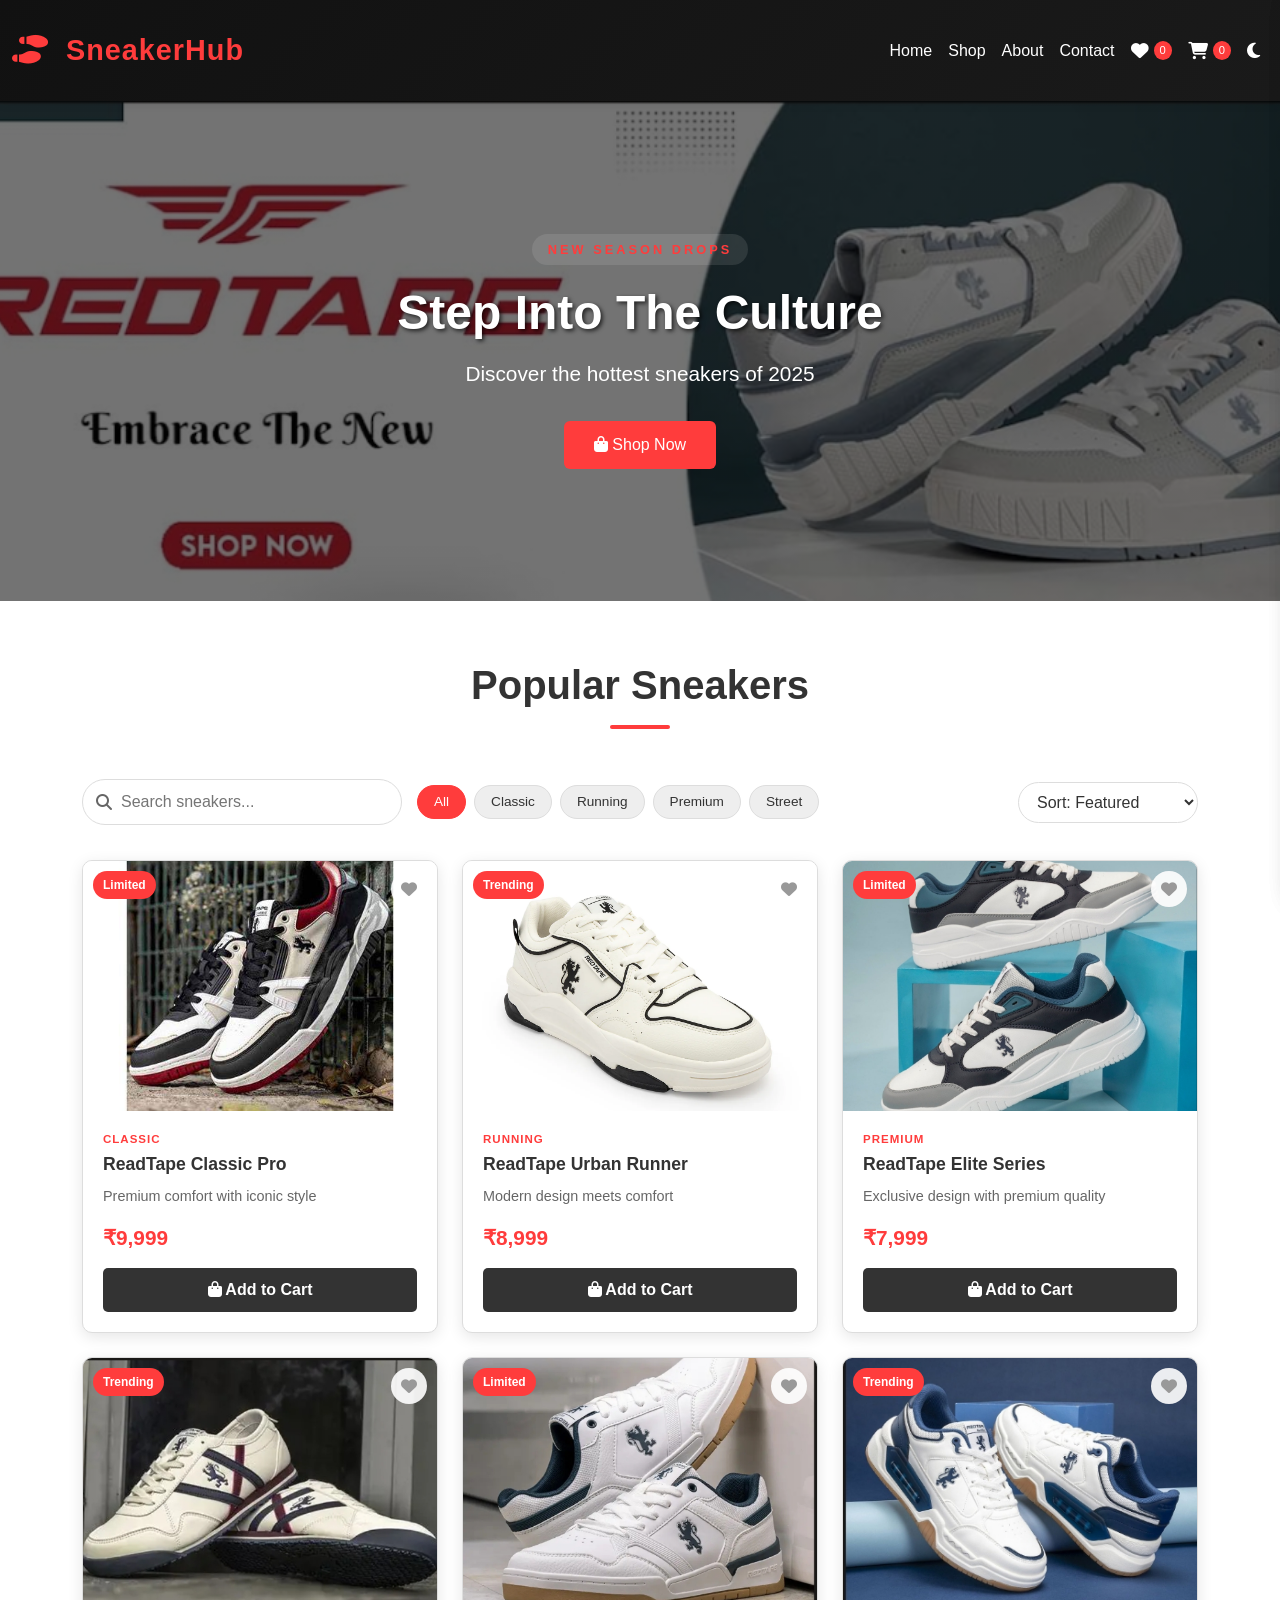
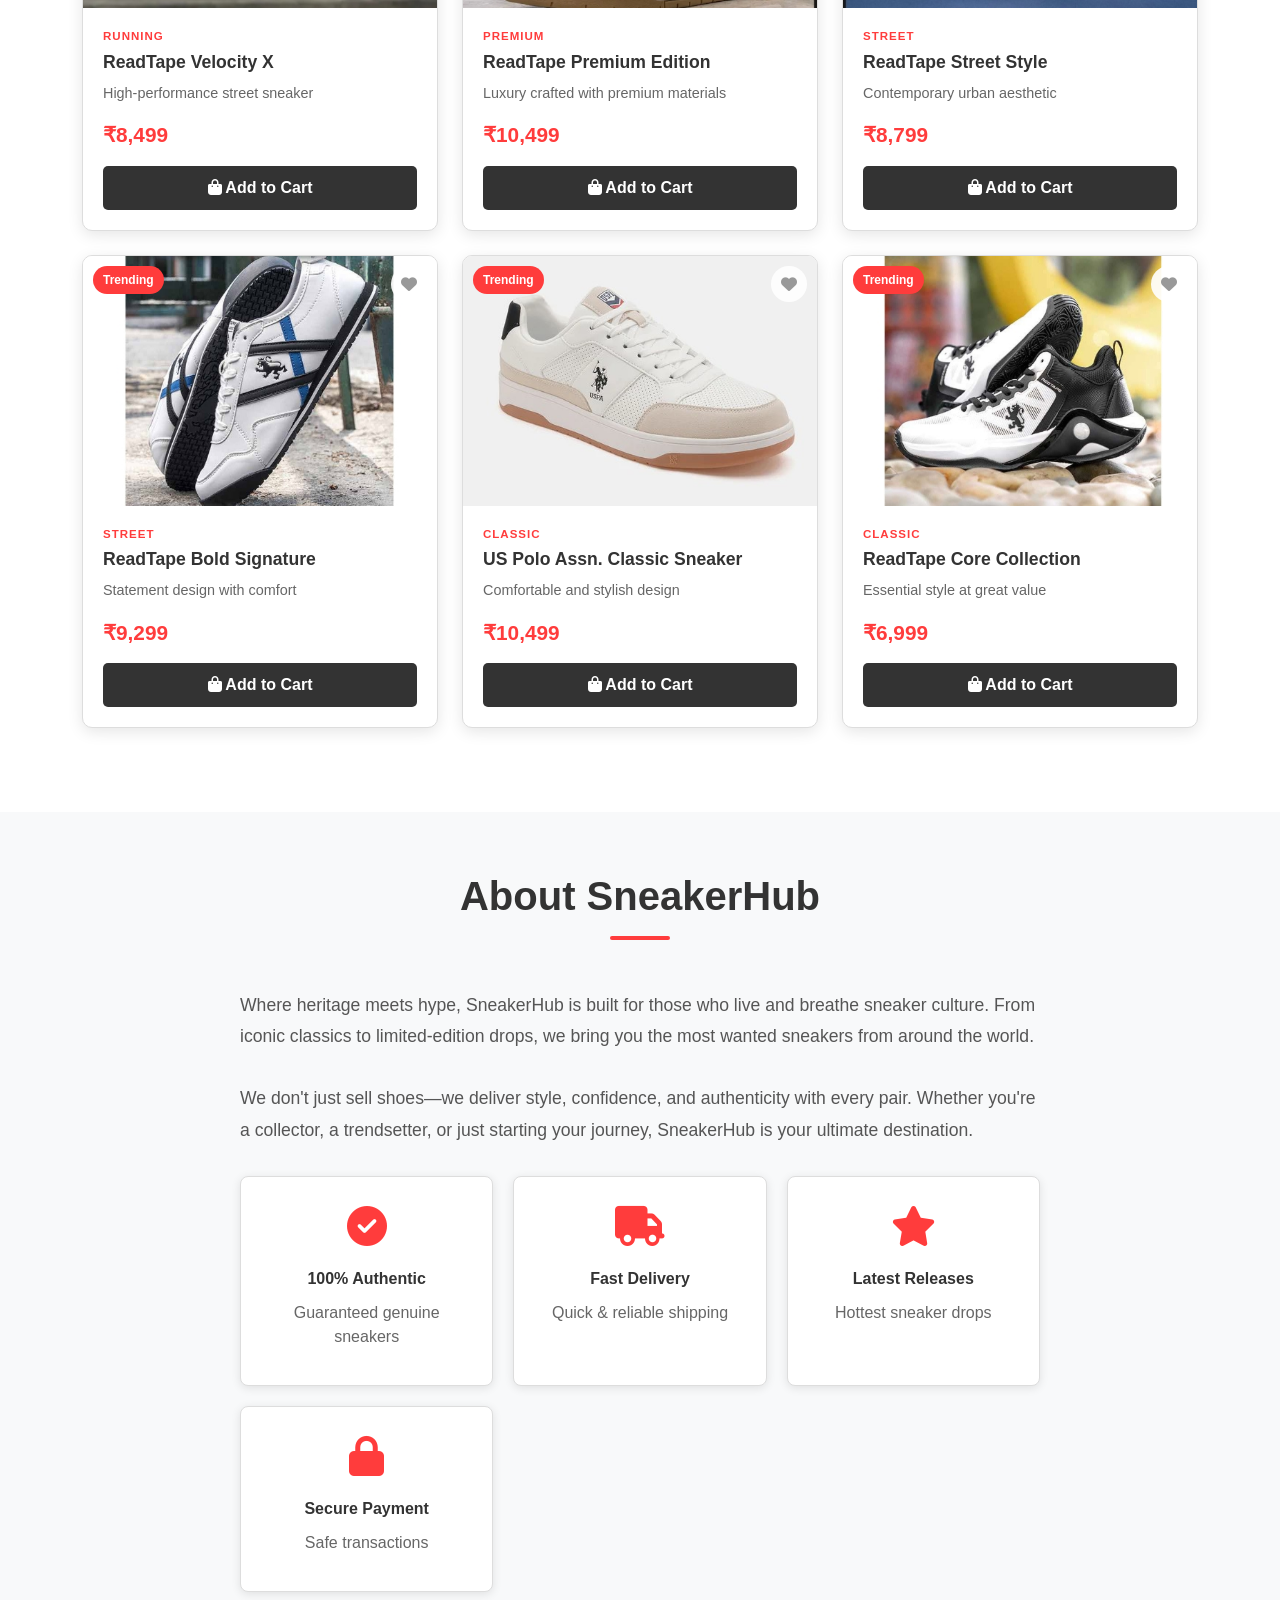
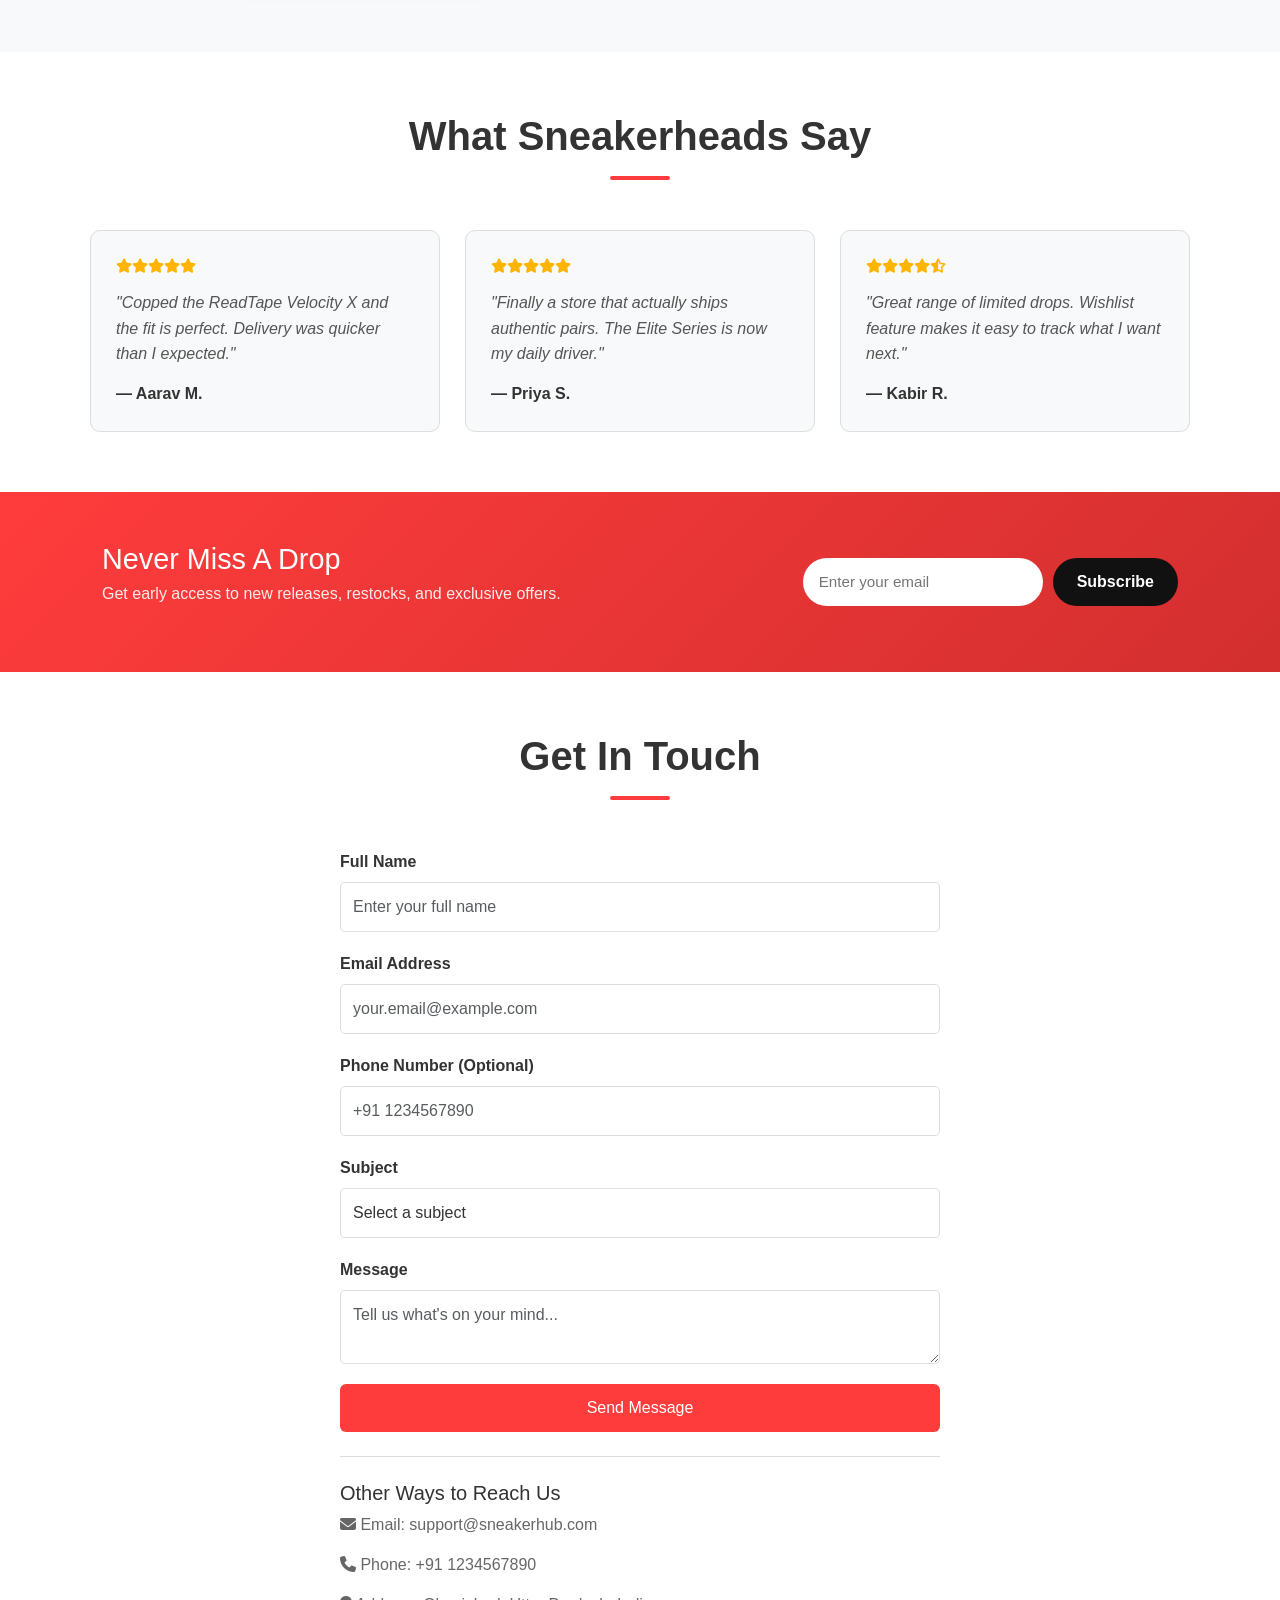
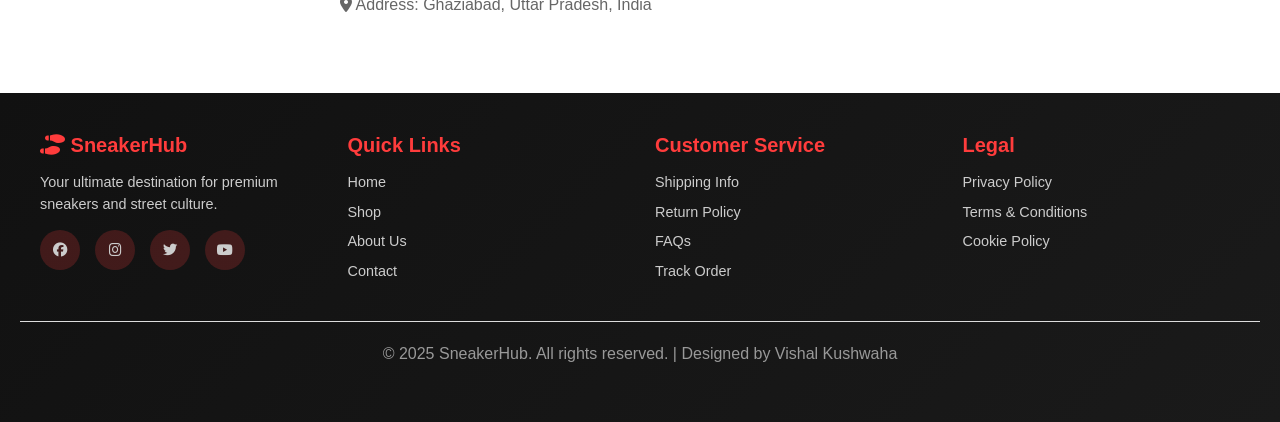
<file: index.html>
<!DOCTYPE html>
<html lang="en">
<head>
  <meta charset="UTF-8">
  <meta name="viewport" content="width=device-width, initial-scale=1.0">
  <title>SneakerHub - Premium Sneaker Store</title>
  <meta name="description" content="SneakerHub is your destination for premium, authentic sneakers. Shop the latest drops, classics, and limited editions with fast delivery across India.">

  <!-- Open Graph -->
  <meta property="og:title" content="SneakerHub - Premium Sneaker Store">
  <meta property="og:description" content="Discover the hottest sneakers of 2025. 100% authentic, fast delivery, secure payment.">
  <meta property="og:type" content="website">
  <meta property="og:image" content="Assets/ProductIMG/cover.jpeg">

  <!-- Favicon (inline SVG so no extra file is needed) -->
  <link rel="icon" href="data:image/svg+xml,%3Csvg xmlns='http://www.w3.org/2000/svg' viewBox='0 0 100 100'%3E%3Ctext y='.9em' font-size='90'%3E%F0%9F%91%9F%3C/text%3E%3C/svg%3E">

  <!-- Bootstrap CSS -->
  <link href="https://cdnjs.cloudflare.com/ajax/libs/bootstrap/5.3.0/css/bootstrap.min.css" rel="stylesheet">
  <!-- Font Awesome for icons -->
  <link href="https://cdnjs.cloudflare.com/ajax/libs/font-awesome/6.4.0/css/all.min.css" rel="stylesheet">
  <!-- Custom Styles -->
  <link href="css/styles.css" rel="stylesheet">
</head>
<body>

<!-- Skip link for keyboard / screen-reader users -->
<a href="#home" class="skip-link">Skip to main content</a>

<!-- Navigation -->
<header>
  <nav class="navbar navbar-expand-lg navbar-dark container-fluid">
    <div class="container-fluid">
      <a class="navbar-brand" href="#home">
        <i class="fas fa-shoe-prints"></i> SneakerHub
      </a>
      <button class="navbar-toggler" type="button" data-bs-toggle="collapse" data-bs-target="#navbarNav" aria-controls="navbarNav" aria-expanded="false" aria-label="Toggle navigation">
        <span class="navbar-toggler-icon"></span>
      </button>
      <div class="collapse navbar-collapse" id="navbarNav">
        <ul class="navbar-nav ms-auto align-items-lg-center">
          <li class="nav-item"><a class="nav-link" href="#home">Home</a></li>
          <li class="nav-item"><a class="nav-link" href="#products">Shop</a></li>
          <li class="nav-item"><a class="nav-link" href="#about">About</a></li>
          <li class="nav-item"><a class="nav-link" href="#contact">Contact</a></li>
          <li class="nav-item">
            <button class="nav-link icon-btn" id="wishlist-toggle" title="View wishlist" aria-haspopup="dialog">
              <i class="fas fa-heart"></i>
              <span class="cart-badge" id="wishlist-count">0</span>
            </button>
          </li>
          <li class="nav-item">
            <button class="nav-link icon-btn" id="cart-toggle" title="View cart" aria-haspopup="dialog">
              <i class="fas fa-shopping-cart"></i>
              <span class="cart-badge" id="cart-count">0</span>
            </button>
          </li>
          <li class="nav-item">
            <button class="nav-link icon-btn dark-mode-toggle" id="dark-mode-toggle" title="Toggle dark mode">
              <i class="fas fa-moon"></i>
            </button>
          </li>
        </ul>
      </div>
    </div>
  </nav>
</header>

<!-- Hero Section -->
<section id="home" class="hero">
  <span class="hero-eyebrow">New Season Drops</span>
  <h1>Step Into The Culture</h1>
  <p>Discover the hottest sneakers of 2025</p>
  <a href="#products" class="btn btn-primary">
    <i class="fas fa-shopping-bag"></i> Shop Now
  </a>
</section>

<!-- Products Section -->
<section id="products" class="products">
  <div class="container">
    <h2 class="section-title reveal">Popular Sneakers</h2>

    <!-- Search, Filter & Sort Toolbar -->
    <div class="shop-toolbar reveal">
      <div class="search-box">
        <i class="fas fa-search" aria-hidden="true"></i>
        <input type="search" id="product-search" placeholder="Search sneakers..." aria-label="Search sneakers">
      </div>

      <div class="filter-group" id="category-filters" role="group" aria-label="Filter by category">
        <button class="filter-chip active" data-category="all" type="button">All</button>
      </div>

      <select id="sort-select" class="sort-select" aria-label="Sort products">
        <option value="default">Sort: Featured</option>
        <option value="price-asc">Price: Low to High</option>
        <option value="price-desc">Price: High to Low</option>
        <option value="name-asc">Name: A to Z</option>
      </select>
    </div>

    <div class="row" id="products-grid">
                           <!-- Products will be loaded here by JavaScript -->
    </div>

    <p class="no-results" id="no-results" hidden>
      <i class="fas fa-shoe-prints"></i> No sneakers match your search. Try a different keyword or filter.
    </p>
  </div>
</section>

<!-- About Section -->
<section id="about" class="about">
  <div class="container">
    <h2 class="section-title reveal">About SneakerHub</h2>

    <div class="about-content">
      <p class="about-text reveal">
        Where heritage meets hype, SneakerHub is built for those who live and breathe sneaker culture.
        From iconic classics to limited-edition drops, we bring you the most wanted sneakers from around the world.
      </p>

      <p class="about-text reveal">
        We don't just sell shoes—we deliver style, confidence, and authenticity with every pair.
        Whether you're a collector, a trendsetter, or just starting your journey, SneakerHub is your ultimate destination.
      </p>

      <div class="about-features">
        <div class="feature-card reveal">
          <div class="feature-icon"><i class="fas fa-check-circle"></i></div>
          <div class="feature-title">100% Authentic</div>
          <p>Guaranteed genuine sneakers</p>
        </div>

        <div class="feature-card reveal">
          <div class="feature-icon"><i class="fas fa-truck"></i></div>
          <div class="feature-title">Fast Delivery</div>
          <p>Quick & reliable shipping</p>
        </div>

        <div class="feature-card reveal">
          <div class="feature-icon"><i class="fas fa-star"></i></div>
          <div class="feature-title">Latest Releases</div>
          <p>Hottest sneaker drops</p>
        </div>

        <div class="feature-card reveal">
          <div class="feature-icon"><i class="fas fa-lock"></i></div>
          <div class="feature-title">Secure Payment</div>
          <p>Safe transactions</p>
        </div>
      </div>
    </div>
  </div>
</section>

<!-- Testimonials Section -->
<section id="testimonials" class="testimonials">
  <div class="container">
    <h2 class="section-title reveal">What Sneakerheads Say</h2>

    <div class="testimonial-grid">
      <div class="testimonial-card reveal">
        <div class="testimonial-stars"><i class="fas fa-star"></i><i class="fas fa-star"></i><i class="fas fa-star"></i><i class="fas fa-star"></i><i class="fas fa-star"></i></div>
        <p>"Copped the ReadTape Velocity X and the fit is perfect. Delivery was quicker than I expected."</p>
        <div class="testimonial-author">— Aarav M.</div>
      </div>

      <div class="testimonial-card reveal">
        <div class="testimonial-stars"><i class="fas fa-star"></i><i class="fas fa-star"></i><i class="fas fa-star"></i><i class="fas fa-star"></i><i class="fas fa-star"></i></div>
        <p>"Finally a store that actually ships authentic pairs. The Elite Series is now my daily driver."</p>
        <div class="testimonial-author">— Priya S.</div>
      </div>

      <div class="testimonial-card reveal">
        <div class="testimonial-stars"><i class="fas fa-star"></i><i class="fas fa-star"></i><i class="fas fa-star"></i><i class="fas fa-star"></i><i class="fas fa-star-half-alt"></i></div>
        <p>"Great range of limited drops. Wishlist feature makes it easy to track what I want next."</p>
        <div class="testimonial-author">— Kabir R.</div>
      </div>
    </div>
  </div>
</section>

<!-- Newsletter Section -->
<section id="newsletter" class="newsletter">
  <div class="container newsletter-inner reveal">
    <div>
      <h2>Never Miss A Drop</h2>
      <p>Get early access to new releases, restocks, and exclusive offers.</p>
    </div>
    <form id="newsletter-form" class="newsletter-form" novalidate>
      <label for="newsletter-email" class="visually-hidden">Email address</label>
      <input type="email" id="newsletter-email" placeholder="Enter your email" required>
      <button type="submit">Subscribe</button>
    </form>
  </div>
</section>

<!-- Contact Section -->
<section id="contact" class="contact">
  <div class="container">
    <h2 class="section-title reveal">Get In Touch</h2>

    <div class="contact-container">
      <div class="success-message" id="success-message">
        <i class="fas fa-check-circle"></i> Thank you! Your message has been sent successfully. We'll respond within 24 hours.
      </div>

      <form id="contact-form" novalidate>
        <div class="form-group">
          <label for="name" class="form-label">Full Name</label>
          <input 
            type="text" 
            class="form-control" 
            id="name" 
            placeholder="Enter your full name" 
            required>
          <span class="error-message" id="name-error">Please enter a valid name (at least 3 characters)</span>
        </div>

        <div class="form-group">
          <label for="email" class="form-label">Email Address</label>
          <input 
            type="email" 
            class="form-control" 
            id="email" 
            placeholder="your.email@example.com" 
            required>
          <span class="error-message" id="email-error">Please enter a valid email address</span>
        </div>

        <div class="form-group">
          <label for="phone" class="form-label">Phone Number (Optional)</label>
          <input 
            type="tel" 
            class="form-control" 
            id="phone" 
            placeholder="+91 1234567890">
          <span class="error-message" id="phone-error">Please enter a valid phone number</span>
        </div>

        <div class="form-group">
          <label for="subject" class="form-label">Subject</label>
          <select class="form-control" id="subject" required>
            <option value="">Select a subject</option>
            <option value="general">General Inquiry</option>
            <option value="complaint">Complaint</option>
            <option value="feedback">Feedback</option>
            <option value="order">Order Status</option>
            <option value="collaboration">Collaboration</option>
          </select>
          <span class="error-message" id="subject-error">Please select a subject</span>
        </div>

        <div class="form-group">
          <label for="message" class="form-label">Message</label>
          <textarea 
            class="form-control form-textarea" 
            id="message" 
            placeholder="Tell us what's on your mind..." 
            required></textarea>
          <span class="error-message" id="message-error">Message must be at least 10 characters</span>
        </div>

        <button type="submit" class="btn btn-primary w-100">
          <span id="submit-text">Send Message</span>
          <span class="spinner" id="submit-spinner"></span>
        </button>
      </form>

      <div class="mt-4 pt-4 border-top">
        <h5>Other Ways to Reach Us</h5>
        <p><i class="fas fa-envelope"></i> Email: support@sneakerhub.com</p>
        <p><i class="fas fa-phone"></i> Phone: +91 1234567890</p>
        <p><i class="fas fa-map-marker-alt"></i> Address: Ghaziabad, Uttar Pradesh, India</p>
      </div>
    </div>
  </div>
</section>

<!-- Footer -->
<footer>
  <div class="footer-content">
    <div class="footer-section">
      <h5><i class="fas fa-shoe-prints"></i> SneakerHub</h5>
      <p>Your ultimate destination for premium sneakers and street culture.</p>
      <div class="social-links">
        <a href="https://facebook.com" target="_blank" rel="noopener" title="Facebook"><i class="fab fa-facebook"></i></a>
        <a href="https://instagram.com" target="_blank" rel="noopener" title="Instagram"><i class="fab fa-instagram"></i></a>
        <a href="https://twitter.com" target="_blank" rel="noopener" title="Twitter"><i class="fab fa-twitter"></i></a>
        <a href="https://youtube.com" target="_blank" rel="noopener" title="YouTube"><i class="fab fa-youtube"></i></a>
      </div>
    </div>

    <div class="footer-section">
      <h5>Quick Links</h5>
      <a href="#home">Home</a>
      <a href="#products">Shop</a>
      <a href="#about">About Us</a>
      <a href="#contact">Contact</a>
    </div>

    <div class="footer-section">
      <h5>Customer Service</h5>
      <a href="#">Shipping Info</a>
      <a href="#">Return Policy</a>
      <a href="#">FAQs</a>
      <a href="#">Track Order</a>
    </div>

    <div class="footer-section">
      <h5>Legal</h5>
      <a href="#">Privacy Policy</a>
      <a href="#">Terms & Conditions</a>
      <a href="#">Cookie Policy</a>
    </div>
  </div>

  <div class="footer-bottom">
    <p>&copy; 2025 SneakerHub. All rights reserved. | Designed by Vishal Kushwaha</p>
  </div>
</footer>

<!-- Back to top button -->
<button id="back-to-top" class="back-to-top" title="Back to top" aria-label="Back to top">
  <i class="fas fa-arrow-up"></i>
</button>

<!-- Cart Drawer -->
<div class="drawer-overlay" id="drawer-overlay"></div>

<aside class="cart-drawer" id="cart-drawer" role="dialog" aria-modal="true" aria-labelledby="cart-drawer-title">
  <div class="drawer-header">
    <h3 id="cart-drawer-title"><i class="fas fa-shopping-cart"></i> Your Cart</h3>
    <button class="drawer-close" id="cart-close" aria-label="Close cart">&times;</button>
  </div>
  <div class="drawer-body" id="cart-items">
    <!-- Cart items rendered by JS -->
  </div>
  <div class="drawer-footer">
    <div class="drawer-total">
      <span>Subtotal</span>
      <span id="cart-total">₹0</span>
    </div>
    <button class="btn btn-primary w-100" id="checkout-btn">Checkout</button>
  </div>
</aside>

<!-- Wishlist Drawer -->
<aside class="cart-drawer" id="wishlist-drawer" role="dialog" aria-modal="true" aria-labelledby="wishlist-drawer-title">
  <div class="drawer-header">
    <h3 id="wishlist-drawer-title"><i class="fas fa-heart"></i> Your Wishlist</h3>
    <button class="drawer-close" id="wishlist-close" aria-label="Close wishlist">&times;</button>
  </div>
  <div class="drawer-body" id="wishlist-items">
    <!-- Wishlist items rendered by JS -->
  </div>
</aside>

<!-- Quick View Modal -->
<div class="quickview-overlay" id="quickview-overlay">
  <div class="quickview-modal" role="dialog" aria-modal="true" aria-labelledby="quickview-title">
    <button class="drawer-close" id="quickview-close" aria-label="Close quick view">&times;</button>
    <div class="quickview-body" id="quickview-body">
      <!-- Product details rendered by JS -->
    </div>
  </div>
</div>

<!-- Scripts -->
<script src="https://cdnjs.cloudflare.com/ajax/libs/bootstrap/5.3.0/js/bootstrap.bundle.min.js"></script>
<script src="javascript/script.js"></script>

</body>
</html>
</file>
<file: css/styles.css>
:root {
  /* Light Mode Colors */
  --bg-primary: #f8f9fa;
  --bg-secondary: #ffffff;
  --text-primary: #333333;
  --text-secondary: #666666;
  --text-tertiary: #555555;
  --border-color: #ddd;
  --shadow-color: rgba(0, 0, 0, 0.1);
  --shadow-color-dark: rgba(0, 0, 0, 0.2);
  --header-bg: linear-gradient(135deg, #111 0%, #1a1a1a 100%);
  --accent-color: #ff3c3c;
  --accent-dark: #d32f2f;
  --form-bg: #ffffff;
  --form-border: #ddd;
  --error-bg: #d4edda;
  --error-text: #155724;
  --error-border: #c3e6cb;
  --success-bg: #28a745;
  --ccc-color: #ccc;
  --chip-bg: #eeeeee;
  --overlay-color: rgba(0, 0, 0, 0.5);
}

/* Dark Mode Colors */
body.dark-mode {
  --bg-primary: #1a1a1a;
  --bg-secondary: #242424;
  --text-primary: #e0e0e0;
  --text-secondary: #b0b0b0;
  --text-tertiary: #a0a0a0;
  --border-color: #404040;
  --shadow-color: rgba(0, 0, 0, 0.3);
  --shadow-color-dark: rgba(0, 0, 0, 0.5);
  --header-bg: linear-gradient(135deg, #0d0d0d 0%, #1a1a1a 100%);
  --accent-color: #ff5252;
  --accent-dark: #ff7070;
  --form-bg: #2a2a2a;
  --form-border: #404040;
  --error-bg: #1e4620;
  --error-text: #a8d5a8;
  --error-border: #2d5c2d;
  --success-bg: #2a6a2a;
  --ccc-color: #666;
  --chip-bg: #333333;
  --overlay-color: rgba(0, 0, 0, 0.7);
}

* {
  margin: 0;
  padding: 0;
  box-sizing: border-box;
}

html {
  scroll-behavior: smooth;
}

body {
  font-family: 'Segoe UI', Tahoma, Geneva, Verdana, sans-serif;
  background-color: var(--bg-primary);
  color: var(--text-primary);
  transition: background-color 0.3s ease, color 0.3s ease;
}

.visually-hidden {
  position: absolute;
  width: 1px; height: 1px;
  overflow: hidden;
  clip: rect(0 0 0 0);
  white-space: nowrap;
}

/* Accessible focus states everywhere */
a:focus-visible,
button:focus-visible,
input:focus-visible,
select:focus-visible,
textarea:focus-visible {
  outline: 3px solid var(--accent-color);
  outline-offset: 2px;
}

/* Skip link (only visible when focused, helps keyboard users) */
.skip-link {
  position: absolute;
  top: -60px;
  left: 10px;
  background: var(--accent-color);
  color: #fff;
  padding: 10px 16px;
  border-radius: 6px;
  z-index: 3000;
  transition: top 0.2s ease;
}

.skip-link:focus {
  top: 10px;
}

/* Respect users who prefer less motion */
@media (prefers-reduced-motion: reduce) {
  *, *::before, *::after {
    animation-duration: 0.01ms !important;
    animation-iteration-count: 1 !important;
    transition-duration: 0.01ms !important;
    scroll-behavior: auto !important;
  }
}

/* ==========================================================================
   HEADER & NAVIGATION
   ========================================================================== */

header {
  background: var(--header-bg);
  color: white;
  padding: 1rem 0;
  position: sticky;
  top: 0;
  z-index: 1000;
  box-shadow: 0 2px 10px var(--shadow-color);
  transition: background 0.3s ease, box-shadow 0.3s ease;
}

.navbar-brand {
  font-size: 1.8rem;
  font-weight: bold;
  color: var(--accent-color) !important;
  letter-spacing: 1px;
}

.navbar-brand i {
  margin-right: 0.5rem;
}

nav a.nav-link {
  color: white !important;
  transition: all 0.3s ease;
  font-weight: 500;
  position: relative;
}

nav a.nav-link:hover {
  color: var(--accent-color) !important;
}

nav a.nav-link::after {
  content: '';
  position: absolute;
  bottom: -5px;
  left: 0;
  width: 0;
  height: 2px;
  background: var(--accent-color);
  transition: width 0.3s ease;
}

nav a.nav-link:hover::after {
  width: 100%;
}

.icon-btn {
  background: none;
  border: none;
  color: white !important;
  padding: 0.5rem 0.8rem;
  cursor: pointer;
  font-size: 1.1rem;
  transition: all 0.3s ease;
  display: flex;
  align-items: center;
  justify-content: center;
  position: relative;
}

.icon-btn:hover {
  color: var(--accent-color) !important;
  transform: translateY(-2px);
}

.cart-badge {
  background: var(--accent-color);
  color: white;
  border-radius: 50%;
  padding: 1px 6px;
  font-size: 0.7rem;
  margin-left: 5px;
  min-width: 18px;
  display: inline-block;
  text-align: center;
}

/* Dark Mode Toggle Button */
.dark-mode-toggle i {
  transition: transform 0.3s ease;
}

body.dark-mode .dark-mode-toggle i {
  transform: rotate(180deg);
}

/* ==========================================================================
   HERO SECTION
   ========================================================================== */

.hero {
  background:
    linear-gradient(rgba(0, 0, 0, 0.55), rgba(0, 0, 0, 0.55)),
    url("../Assets/ProductIMG/cover.jpeg") center/cover no-repeat;
  color: white;
  padding: 100px 20px;
  text-align: center;
  min-height: 500px;
  display: flex;
  flex-direction: column;
  justify-content: center;
  align-items: center;
  transition: all 0.3s ease;
}

.hero-eyebrow {
  display: inline-block;
  text-transform: uppercase;
  letter-spacing: 3px;
  font-size: 0.8rem;
  font-weight: 700;
  color: var(--accent-color);
  background: rgba(255, 255, 255, 0.1);
  padding: 6px 16px;
  border-radius: 20px;
  margin-bottom: 1.2rem;
  animation: slideDown 0.8s ease;
}

.hero h1 {
  font-size: 3rem;
  font-weight: bold;
  margin-bottom: 1rem;
  text-shadow: 2px 2px 4px rgba(0, 0, 0, 0.7);
  animation: slideDown 0.8s ease;
}

.hero p {
  font-size: 1.3rem;
  margin-bottom: 2rem;
  animation: slideUp 0.8s ease;
}

.btn-primary {
  background: var(--accent-color) !important;
  border: none !important;
  padding: 12px 30px !important;
  font-size: 1rem !important;
  transition: all 0.3s ease !important;
}

.btn-primary:hover {
  background: var(--accent-dark) !important;
  transform: translateY(-3px);
  box-shadow: 0 5px 20px rgba(255, 60, 60, 0.4);
}

@keyframes slideDown {
  from { opacity: 0; transform: translateY(-20px); }
  to { opacity: 1; transform: translateY(0); }
}

@keyframes slideUp {
  from { opacity: 0; transform: translateY(20px); }
  to { opacity: 1; transform: translateY(0); }
}

/* Scroll-reveal: elements fade/slide in once they enter the viewport.
   JS toggles the "in-view" class via IntersectionObserver. */
.reveal {
  opacity: 0;
  transform: translateY(24px);
  transition: opacity 0.6s ease, transform 0.6s ease;
}

.reveal.in-view {
  opacity: 1;
  transform: translateY(0);
}

/* ==========================================================================
   PRODUCTS SECTION
   ========================================================================== */

.products {
  padding: 60px 20px;
  background: var(--bg-secondary);
  transition: background-color 0.3s ease;
}

.section-title {
  font-size: 2.5rem;
  font-weight: bold;
  text-align: center;
  margin-bottom: 50px;
  position: relative;
  padding-bottom: 20px;
  color: var(--text-primary);
  transition: color 0.3s ease;
}

.section-title::after {
  content: '';
  position: absolute;
  bottom: 0;
  left: 50%;
  transform: translateX(-50%);
  width: 60px;
  height: 4px;
  background: var(--accent-color);
  border-radius: 2px;
}

/* Search / Filter / Sort toolbar */
.shop-toolbar {
  display: flex;
  flex-wrap: wrap;
  align-items: center;
  justify-content: space-between;
  gap: 15px;
  margin-bottom: 35px;
}

.search-box {
  position: relative;
  flex: 1 1 240px;
  max-width: 320px;
}

.search-box i {
  position: absolute;
  left: 14px;
  top: 50%;
  transform: translateY(-50%);
  color: var(--text-secondary);
}

.search-box input {
  width: 100%;
  padding: 10px 14px 10px 38px;
  border-radius: 25px;
  border: 1px solid var(--form-border);
  background: var(--form-bg);
  color: var(--text-primary);
  transition: all 0.3s ease;
}

.search-box input:focus {
  border-color: var(--accent-color);
  box-shadow: 0 0 0 0.15rem rgba(255, 60, 60, 0.2);
}

.filter-group {
  display: flex;
  flex-wrap: wrap;
  gap: 8px;
  flex: 2 1 300px;
}

.filter-chip {
  background: var(--chip-bg);
  color: var(--text-primary);
  border: 1px solid var(--border-color);
  padding: 6px 16px;
  border-radius: 20px;
  font-size: 0.85rem;
  cursor: pointer;
  transition: all 0.25s ease;
}

.filter-chip:hover {
  border-color: var(--accent-color);
}

.filter-chip.active {
  background: var(--accent-color);
  color: white;
  border-color: var(--accent-color);
}

.sort-select {
  padding: 10px 14px;
  border-radius: 25px;
  border: 1px solid var(--form-border);
  background: var(--form-bg);
  color: var(--text-primary);
  cursor: pointer;
}

.no-results {
  text-align: center;
  padding: 40px 0;
  color: var(--text-secondary);
  font-size: 1.1rem;
}

.no-results i {
  display: block;
  font-size: 2rem;
  margin-bottom: 10px;
  color: var(--accent-color);
}

.product-card {
  background: var(--bg-secondary);
  border-radius: 10px;
  overflow: hidden;
  box-shadow: 0 4px 15px var(--shadow-color);
  transition: all 0.3s ease;
  height: 100%;
  border: 1px solid var(--border-color);
  display: flex;
  flex-direction: column;
}

.product-card:hover {
  transform: translateY(-10px);
  box-shadow: 0 10px 30px var(--shadow-color-dark);
}

.product-image-wrap {
  position: relative;
  overflow: hidden;
  height: 250px;
}

.product-image {
  width: 100%;
  height: 250px;
  object-fit: cover;
  display: block;
  transition: transform 0.4s ease;
}

.product-card:hover .product-image {
  transform: scale(1.08);
}

.product-badge {
  position: absolute;
  top: 10px;
  left: 10px;
  background: var(--accent-color);
  color: white;
  padding: 5px 10px;
  border-radius: 20px;
  font-size: 0.75rem;
  font-weight: bold;
}

.wishlist-btn {
  position: absolute;
  top: 10px;
  right: 10px;
  width: 36px;
  height: 36px;
  border-radius: 50%;
  border: none;
  background: rgba(255, 255, 255, 0.9);
  color: #999;
  display: flex;
  align-items: center;
  justify-content: center;
  cursor: pointer;
  transition: all 0.25s ease;
  font-size: 1rem;
}

.wishlist-btn:hover {
  transform: scale(1.1);
}

.wishlist-btn.active {
  color: var(--accent-color);
}

.quickview-btn {
  position: absolute;
  bottom: -50px;
  left: 0;
  right: 0;
  text-align: center;
  background: rgba(0, 0, 0, 0.75);
  color: white;
  border: none;
  padding: 10px;
  font-size: 0.85rem;
  cursor: pointer;
  transition: bottom 0.3s ease;
}

.product-image-wrap:hover .quickview-btn {
  bottom: 0;
}

.product-body {
  padding: 20px;
  display: flex;
  flex-direction: column;
  flex: 1;
}

.product-category {
  font-size: 0.72rem;
  text-transform: uppercase;
  letter-spacing: 1px;
  color: var(--accent-color);
  font-weight: 700;
  margin-bottom: 6px;
}

.product-title {
  font-size: 1.1rem;
  font-weight: bold;
  margin-bottom: 10px;
  color: var(--text-primary);
  transition: color 0.3s ease;
}

.product-description {
  color: var(--text-secondary);
  font-size: 0.9rem;
  margin-bottom: 15px;
  transition: color 0.3s ease;
}

.product-price {
  font-size: 1.3rem;
  font-weight: bold;
  color: var(--accent-color);
  margin-bottom: 15px;
  transition: color 0.3s ease;
}

.product-button {
  width: 100%;
  background: var(--text-primary);
  color: var(--bg-secondary);
  border: none;
  padding: 10px;
  border-radius: 5px;
  cursor: pointer;
  transition: all 0.3s ease;
  font-weight: bold;
  margin-top: auto;
}

.product-button:hover {
  background: var(--accent-color);
  color: white;
  transform: scale(1.03);
}

/* ==========================================================================
   ABOUT SECTION
   ========================================================================== */

.about {
  padding: 60px 20px;
  background: var(--bg-primary);
  transition: background-color 0.3s ease;
}

.about-content {
  max-width: 800px;
  margin: 0 auto;
}

.about-text {
  font-size: 1.1rem;
  line-height: 1.8;
  color: var(--text-tertiary);
  margin-bottom: 30px;
  transition: color 0.3s ease;
}

.about-features {
  display: grid;
  grid-template-columns: repeat(auto-fit, minmax(250px, 1fr));
  gap: 20px;
  margin-top: 30px;
}

.feature-card {
  background: var(--bg-secondary);
  padding: 20px;
  border-radius: 8px;
  text-align: center;
  box-shadow: 0 2px 10px var(--shadow-color);
  transition: all 0.3s ease;
  border: 1px solid var(--border-color);
}

.feature-card:hover {
  transform: translateY(-5px);
  box-shadow: 0 5px 20px var(--shadow-color-dark);
}

.feature-icon {
  font-size: 2.5rem;
  color: var(--accent-color);
  margin-bottom: 10px;
  transition: color 0.3s ease;
}

.feature-title {
  font-weight: bold;
  margin-bottom: 10px;
  color: var(--text-primary);
  transition: color 0.3s ease;
}

.feature-card p {
  color: var(--text-secondary);
  transition: color 0.3s ease;
}

/* ==========================================================================
   TESTIMONIALS SECTION
   ========================================================================== */

.testimonials {
  padding: 60px 20px;
  background: var(--bg-secondary);
}

.testimonial-grid {
  display: grid;
  grid-template-columns: repeat(auto-fit, minmax(260px, 1fr));
  gap: 25px;
  max-width: 1100px;
  margin: 0 auto;
}

.testimonial-card {
  background: var(--bg-primary);
  border: 1px solid var(--border-color);
  border-radius: 10px;
  padding: 25px;
  transition: all 0.3s ease;
}

.testimonial-card:hover {
  transform: translateY(-5px);
  box-shadow: 0 8px 20px var(--shadow-color);
}

.testimonial-stars {
  color: #ffb400;
  margin-bottom: 12px;
  font-size: 0.9rem;
}

.testimonial-card p {
  color: var(--text-tertiary);
  font-style: italic;
  margin-bottom: 15px;
  line-height: 1.6;
}

.testimonial-author {
  font-weight: 700;
  color: var(--text-primary);
}

/* ==========================================================================
   NEWSLETTER SECTION
   ========================================================================== */

.newsletter {
  padding: 50px 20px;
  background: linear-gradient(135deg, var(--accent-color), var(--accent-dark));
  color: white;
}

.newsletter-inner {
  display: flex;
  flex-wrap: wrap;
  align-items: center;
  justify-content: space-between;
  gap: 25px;
  max-width: 1100px;
}

.newsletter-inner h2 {
  font-size: 1.8rem;
  margin-bottom: 6px;
}

.newsletter-inner p {
  opacity: 0.9;
}

.newsletter-form {
  display: flex;
  gap: 10px;
  flex-wrap: wrap;
}

.newsletter-form input {
  padding: 12px 16px;
  border-radius: 25px;
  border: none;
  min-width: 240px;
  font-size: 0.95rem;
}

.newsletter-form button {
  background: #111;
  color: white;
  border: none;
  padding: 12px 24px;
  border-radius: 25px;
  font-weight: bold;
  cursor: pointer;
  transition: all 0.3s ease;
}

.newsletter-form button:hover {
  background: #000;
  transform: translateY(-2px);
}

/* ==========================================================================
   CONTACT SECTION
   ========================================================================== */

.contact {
  padding: 60px 20px;
  background: var(--bg-secondary);
  transition: background-color 0.3s ease;
}

.contact-container {
  max-width: 600px;
  margin: 0 auto;
}

.form-group {
  margin-bottom: 20px;
}

.form-label {
  font-weight: 600;
  margin-bottom: 8px;
  color: var(--text-primary);
  transition: color 0.3s ease;
}

.form-control {
  padding: 12px;
  border: 1px solid var(--form-border);
  border-radius: 5px;
  font-size: 1rem;
  transition: all 0.3s ease;
  background: var(--form-bg);
  color: var(--text-primary);
}

.form-control:focus {
  border-color: var(--accent-color);
  box-shadow: 0 0 0 0.2rem rgba(255, 60, 60, 0.25);
  background: var(--form-bg);
  color: var(--text-primary);
}

.form-textarea {
  resize: vertical;
  min-height: 120px;
}

.error-message {
  color: #dc3545;
  font-size: 0.85rem;
  margin-top: 5px;
  display: none;
}

.error-message.show {
  display: block;
}

.form-control.is-invalid {
  border-color: #dc3545;
}

.success-message {
  background: var(--error-bg);
  color: var(--error-text);
  padding: 15px;
  border-radius: 5px;
  margin-bottom: 20px;
  display: none;
  border: 1px solid var(--error-border);
  transition: all 0.3s ease;
}

.success-message.show {
  display: block;
  animation: slideUp 0.5s ease;
}

.contact h5 {
  color: var(--text-primary);
  transition: color 0.3s ease;
}

.contact p {
  color: var(--text-secondary);
  transition: color 0.3s ease;
}

.border-top {
  border-color: var(--border-color) !important;
  transition: border-color 0.3s ease;
}

/* ==========================================================================
   FOOTER
   ========================================================================== */

footer {
  background: var(--header-bg);
  color: white;
  padding: 40px 20px;
  transition: background 0.3s ease;
}

.footer-content {
  display: grid;
  grid-template-columns: repeat(auto-fit, minmax(250px, 1fr));
  gap: 30px;
  max-width: 1200px;
  margin: 0 auto;
  margin-bottom: 30px;
}

.footer-section h5 {
  font-weight: bold;
  margin-bottom: 15px;
  color: var(--accent-color);
}

.footer-section p,
.footer-section a {
  color: var(--ccc-color);
  font-size: 0.9rem;
  margin-bottom: 8px;
  text-decoration: none;
  transition: color 0.3s ease;
  display: block;
}

.footer-section a:hover {
  color: var(--accent-color);
}

.social-links {
  display: flex;
  gap: 15px;
  margin-top: 15px;
}

.social-links a {
  width: 40px;
  height: 40px;
  background: rgba(255, 60, 60, 0.2);
  border-radius: 50%;
  display: flex;
  align-items: center;
  justify-content: center;
  transition: all 0.3s ease;
}

.social-links a:hover {
  background: var(--accent-color);
  transform: translateY(-5px);
}

.footer-bottom {
  text-align: center;
  border-top: 1px solid #333;
  padding-top: 20px;
  color: #999;
  border-color: var(--border-color);
  transition: border-color 0.3s ease;
}

/* ==========================================================================
   BACK TO TOP BUTTON
   ========================================================================== */

.back-to-top {
  position: fixed;
  bottom: 25px;
  right: 25px;
  width: 46px;
  height: 46px;
  border-radius: 50%;
  border: none;
  background: var(--accent-color);
  color: white;
  font-size: 1.1rem;
  cursor: pointer;
  box-shadow: 0 4px 15px var(--shadow-color-dark);
  opacity: 0;
  visibility: hidden;
  transform: translateY(15px);
  transition: all 0.3s ease;
  z-index: 1500;
}

.back-to-top.show {
  opacity: 1;
  visibility: visible;
  transform: translateY(0);
}

.back-to-top:hover {
  background: var(--accent-dark);
  transform: translateY(-4px);
}

/* ==========================================================================
   CART / WISHLIST DRAWER
   ========================================================================== */

.drawer-overlay {
  position: fixed;
  inset: 0;
  background: var(--overlay-color);
  opacity: 0;
  visibility: hidden;
  transition: opacity 0.3s ease, visibility 0.3s ease;
  z-index: 1900;
}

.drawer-overlay.show {
  opacity: 1;
  visibility: visible;
}

.cart-drawer {
  position: fixed;
  top: 0;
  right: -420px;
  width: 100%;
  max-width: 400px;
  height: 100%;
  background: var(--bg-secondary);
  box-shadow: -5px 0 25px var(--shadow-color-dark);
  z-index: 1950;
  transition: right 0.35s ease;
  display: flex;
  flex-direction: column;
}

.cart-drawer.open {
  right: 0;
}

.drawer-header {
  display: flex;
  justify-content: space-between;
  align-items: center;
  padding: 20px;
  border-bottom: 1px solid var(--border-color);
}

.drawer-header h3 {
  font-size: 1.2rem;
  color: var(--text-primary);
}

.drawer-close {
  background: none;
  border: none;
  font-size: 1.6rem;
  line-height: 1;
  cursor: pointer;
  color: var(--text-secondary);
}

.drawer-close:hover {
  color: var(--accent-color);
}

.drawer-body {
  flex: 1;
  overflow-y: auto;
  padding: 15px 20px;
}

.drawer-empty {
  text-align: center;
  color: var(--text-secondary);
  padding: 60px 10px;
}

.drawer-empty i {
  font-size: 2.5rem;
  display: block;
  margin-bottom: 15px;
  color: var(--border-color);
}

.cart-item {
  display: flex;
  gap: 12px;
  padding: 14px 0;
  border-bottom: 1px solid var(--border-color);
  align-items: center;
}

.cart-item img {
  width: 64px;
  height: 64px;
  object-fit: cover;
  border-radius: 6px;
  flex-shrink: 0;
}

.cart-item-info {
  flex: 1;
  min-width: 0;
}

.cart-item-info h6 {
  font-size: 0.9rem;
  color: var(--text-primary);
  margin-bottom: 4px;
  white-space: nowrap;
  overflow: hidden;
  text-overflow: ellipsis;
}

.cart-item-price {
  color: var(--accent-color);
  font-weight: 700;
  font-size: 0.9rem;
}

.qty-controls {
  display: flex;
  align-items: center;
  gap: 8px;
  margin-top: 6px;
}

.qty-controls button {
  width: 24px;
  height: 24px;
  border-radius: 50%;
  border: 1px solid var(--border-color);
  background: var(--bg-primary);
  color: var(--text-primary);
  cursor: pointer;
  line-height: 1;
  display: flex;
  align-items: center;
  justify-content: center;
}

.qty-controls button:hover {
  border-color: var(--accent-color);
  color: var(--accent-color);
}

.cart-item-remove {
  background: none;
  border: none;
  color: var(--text-secondary);
  cursor: pointer;
  font-size: 1rem;
  align-self: flex-start;
}

.cart-item-remove:hover {
  color: var(--accent-color);
}

.drawer-footer {
  padding: 18px 20px;
  border-top: 1px solid var(--border-color);
}

.drawer-total {
  display: flex;
  justify-content: space-between;
  font-size: 1.1rem;
  font-weight: 700;
  margin-bottom: 14px;
  color: var(--text-primary);
}

/* Wishlist item card (reuses cart-item base look) */
.wishlist-item-actions {
  display: flex;
  gap: 8px;
  margin-top: 8px;
}

.wishlist-item-actions button {
  font-size: 0.78rem;
  padding: 5px 10px;
  border-radius: 5px;
  border: 1px solid var(--border-color);
  background: var(--bg-primary);
  color: var(--text-primary);
  cursor: pointer;
  transition: all 0.25s ease;
}

.wishlist-item-actions button.primary {
  background: var(--accent-color);
  color: white;
  border-color: var(--accent-color);
}

.wishlist-item-actions button:hover {
  opacity: 0.85;
}

/* ==========================================================================
   QUICK VIEW MODAL
   ========================================================================== */

.quickview-overlay {
  position: fixed;
  inset: 0;
  background: var(--overlay-color);
  display: flex;
  align-items: center;
  justify-content: center;
  z-index: 2100;
  opacity: 0;
  visibility: hidden;
  transition: opacity 0.3s ease, visibility 0.3s ease;
  padding: 20px;
}

.quickview-overlay.show {
  opacity: 1;
  visibility: visible;
}

.quickview-modal {
  background: var(--bg-secondary);
  border-radius: 12px;
  max-width: 700px;
  width: 100%;
  max-height: 90vh;
  overflow-y: auto;
  position: relative;
  transform: scale(0.92);
  transition: transform 0.3s ease;
}

.quickview-overlay.show .quickview-modal {
  transform: scale(1);
}

.quickview-modal .drawer-close {
  position: absolute;
  top: 12px;
  right: 16px;
  z-index: 2;
}

.quickview-body {
  display: grid;
  grid-template-columns: 1fr 1fr;
  gap: 0;
}

.quickview-body img {
  width: 100%;
  height: 100%;
  min-height: 280px;
  object-fit: cover;
  border-radius: 12px 0 0 12px;
}

.quickview-details {
  padding: 30px;
  display: flex;
  flex-direction: column;
}

.quickview-details .product-category {
  margin-bottom: 8px;
}

.quickview-details h3 {
  color: var(--text-primary);
  margin-bottom: 10px;
}

.quickview-details p.desc {
  color: var(--text-secondary);
  margin-bottom: 15px;
  line-height: 1.6;
}

.quickview-details .product-price {
  font-size: 1.6rem;
}

@media (max-width: 600px) {
  .quickview-body {
    grid-template-columns: 1fr;
  }
  .quickview-body img {
    border-radius: 12px 12px 0 0;
    min-height: 200px;
  }
}

/* ==========================================================================
   LOADING ANIMATION
   ========================================================================== */

.spinner {
  display: none;
  width: 20px;
  height: 20px;
  border: 3px solid rgba(255, 255, 255, 0.3);
  border-radius: 50%;
  border-top-color: white;
  animation: spin 0.8s linear infinite;
}

@keyframes spin {
  to { transform: rotate(360deg); }
}

.spinner.show {
  display: inline-block;
}

/* ==========================================================================
   TOAST NOTIFICATION
   ========================================================================== */

.toast-notification {
  position: fixed;
  top: 20px;
  right: 20px;
  background: var(--success-bg);
  color: white;
  padding: 15px 20px;
  border-radius: 5px;
  box-shadow: 0 4px 15px var(--shadow-color-dark);
  z-index: 2200;
  animation: slideInRight 0.3s ease;
  max-width: 300px;
  transition: all 0.3s ease;
}

.toast-notification.error {
  background: #dc3545;
}

.toast-notification.info {
  background: #17a2b8;
}

@keyframes slideInRight {
  from { transform: translateX(400px); opacity: 0; }
  to { transform: translateX(0); opacity: 1; }
}

@keyframes slideOutRight {
  from { transform: translateX(0); opacity: 1; }
  to { transform: translateX(400px); opacity: 0; }
}

/* ==========================================================================
   RESPONSIVE DESIGN
   ========================================================================== */

@media (max-width: 768px) {
  .hero h1 {
    font-size: 2rem;
  }

  .hero p {
    font-size: 1rem;
  }

  .section-title {
    font-size: 1.8rem;
  }

  .navbar-nav {
    text-align: center;
  }

  .about-features {
    grid-template-columns: 1fr;
  }

  .footer-content {
    grid-template-columns: 1fr;
  }

  .toast-notification {
    left: 20px;
    right: 20px;
    max-width: none;
  }

  .cart-drawer {
    max-width: 100%;
  }

  .newsletter-inner {
    text-align: center;
    justify-content: center;
  }

  .shop-toolbar {
    flex-direction: column;
    align-items: stretch;
  }

  .search-box {
    max-width: none;
  }
}
</file>
